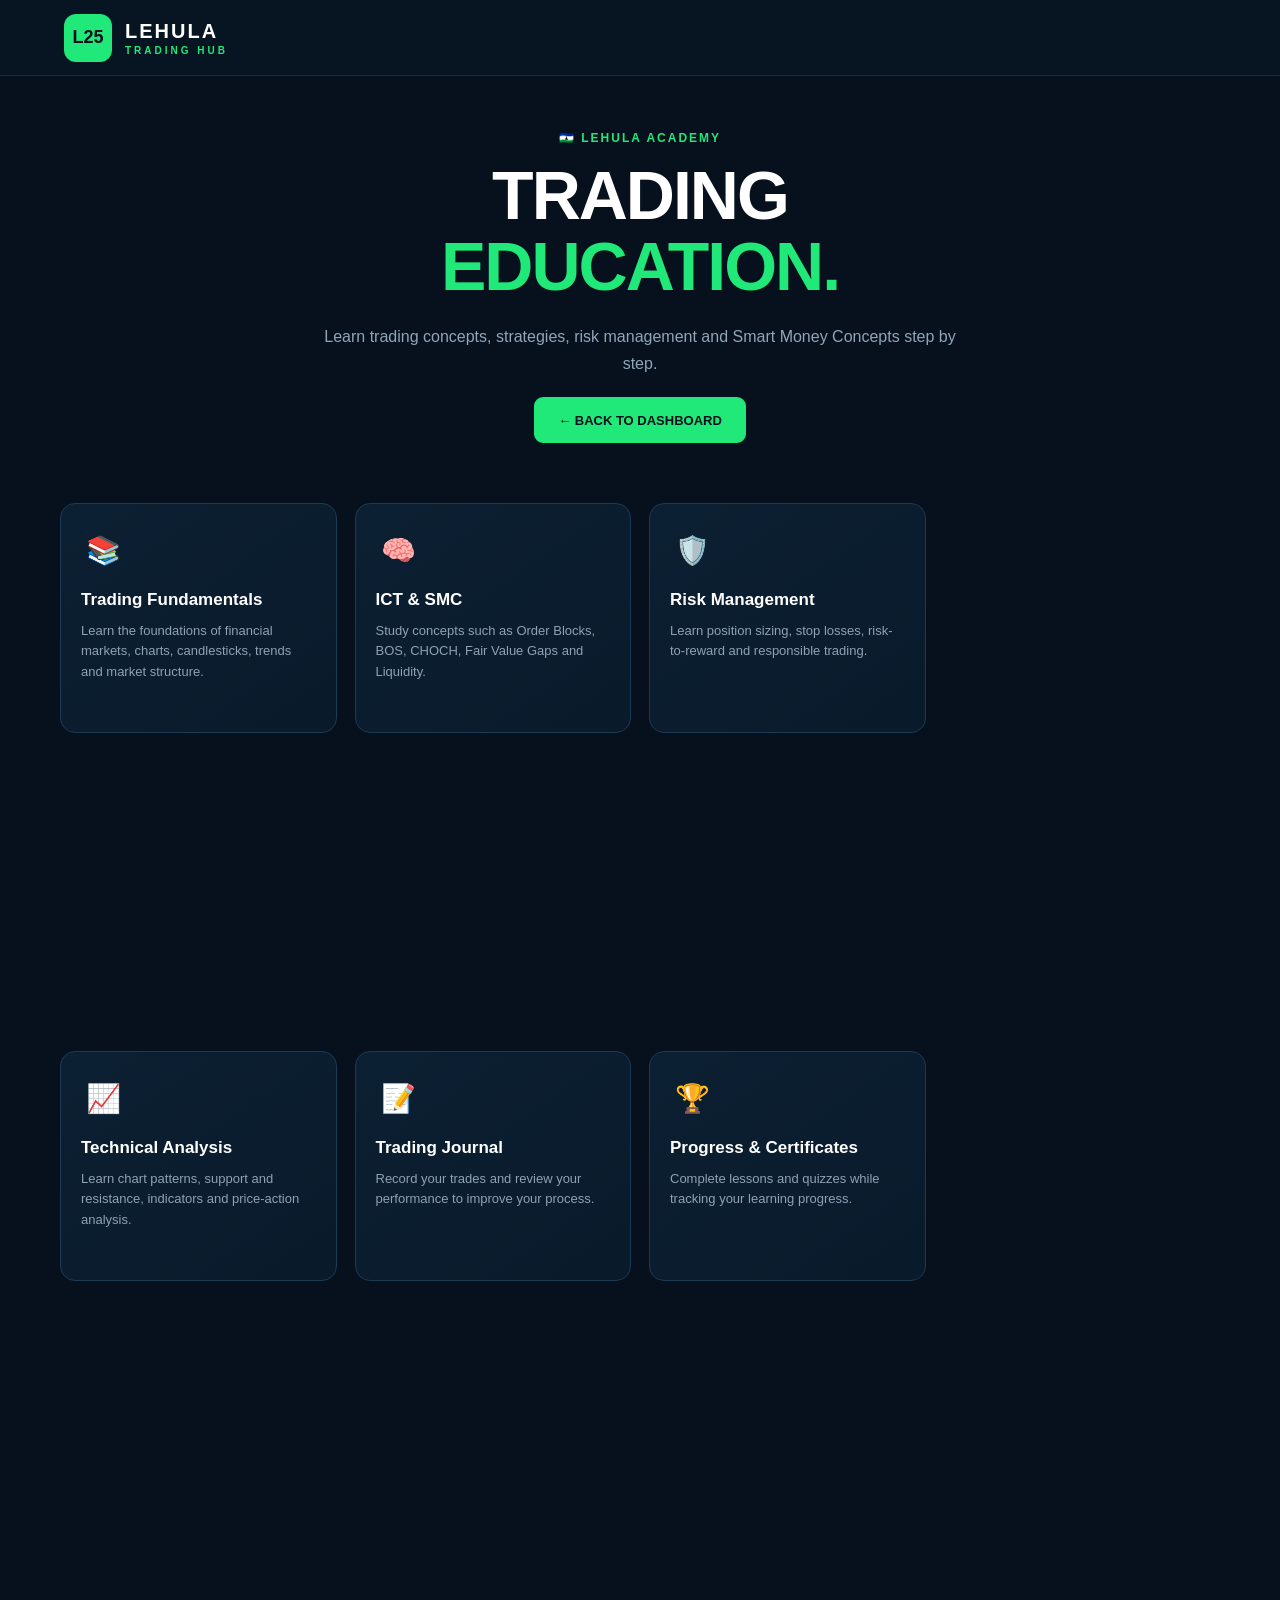
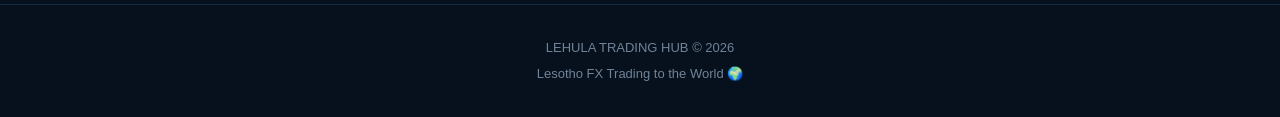
<file: education.html>
<!DOCTYPE html>
<html lang="en">

<head>

    <meta charset="UTF-8">

    <meta name="viewport"
        content="width=device-width, initial-scale=1.0">

    <title>Education | LEHULA Trading Hub</title>

    <link rel="stylesheet" href="style.css">

</head>

<body>

<header>

    <div class="logo">L25</div>

    <div class="brand">
        <h1>LEHULA</h1>
        <p>TRADING HUB</p>
    </div>

</header>

<main>

    <section class="hero">

        <p class="country">🇱🇸 LEHULA ACADEMY</p>

        <h2>
            TRADING<br>
            <span>EDUCATION.</span>
        </h2>

        <p class="description">
            Learn trading concepts, strategies, risk management
            and Smart Money Concepts step by step.
        </p>

        <a href="dashboard.html" class="primary">
            ← BACK TO DASHBOARD
        </a>

    </section>


    <section class="features">

        <div class="feature">

            <div class="icon">📚</div>

            <h3>Trading Fundamentals</h3>

            <p>
                Learn the foundations of financial markets,
                charts, candlesticks, trends and market structure.
            </p>

        </div>


        <div class="feature">

            <div class="icon">🧠</div>

            <h3>ICT & SMC</h3>

            <p>
                Study concepts such as Order Blocks, BOS,
                CHOCH, Fair Value Gaps and Liquidity.
            </p>

        </div>


        <div class="feature">

            <div class="icon">🛡️</div>

            <h3>Risk Management</h3>

            <p>
                Learn position sizing, stop losses,
                risk-to-reward and responsible trading.
            </p>

        </div>

    </section>


    <section class="features">

        <div class="feature">

            <div class="icon">📈</div>

            <h3>Technical Analysis</h3>

            <p>
                Learn chart patterns, support and resistance,
                indicators and price-action analysis.
            </p>

        </div>


        <div class="feature">

            <div class="icon">📝</div>

            <h3>Trading Journal</h3>

            <p>
                Record your trades and review your
                performance to improve your process.
            </p>

        </div>


        <div class="feature">

            <div class="icon">🏆</div>

            <h3>Progress & Certificates</h3>

            <p>
                Complete lessons and quizzes while
                tracking your learning progress.
            </p>

        </div>

    </section>

</main>


<footer>

    <p>LEHULA TRADING HUB © 2026</p>

    <p>
        Lesotho FX Trading to the World 🌍
    </p>

</footer>

</body>

</html>
</file>
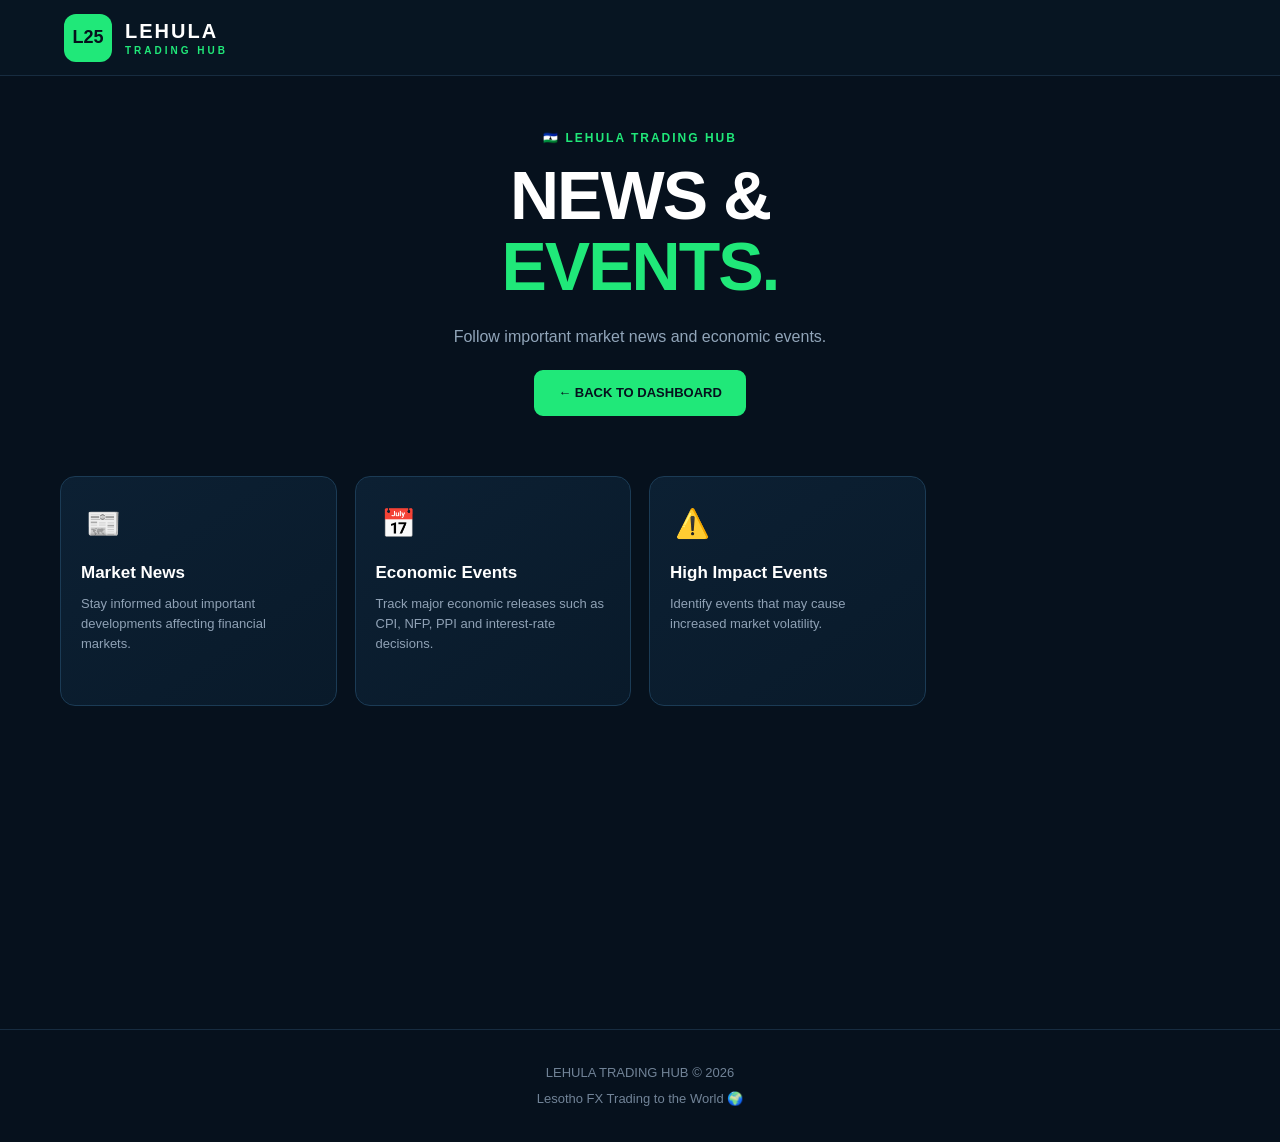
<file: news.html>
<!DOCTYPE html>
<html lang="en">

<head>

    <meta charset="UTF-8">

    <meta name="viewport"
        content="width=device-width, initial-scale=1.0">

    <title>News & Events | LEHULA Trading Hub</title>

    <link rel="stylesheet" href="style.css">

</head>

<body>

<header>

    <div class="logo">L25</div>

    <div class="brand">
        <h1>LEHULA</h1>
        <p>TRADING HUB</p>
    </div>

</header>

<main>

    <section class="hero">

        <p class="country">🇱🇸 LEHULA TRADING HUB</p>

        <h2>
            NEWS &<br>
            <span>EVENTS.</span>
        </h2>

        <p class="description">
            Follow important market news and economic events.
        </p>

        <a href="dashboard.html" class="primary">
            ← BACK TO DASHBOARD
        </a>

    </section>


    <section class="features">

        <div class="feature">

            <div class="icon">📰</div>

            <h3>Market News</h3>

            <p>
                Stay informed about important developments
                affecting financial markets.
            </p>

        </div>


        <div class="feature">

            <div class="icon">📅</div>

            <h3>Economic Events</h3>

            <p>
                Track major economic releases such as
                CPI, NFP, PPI and interest-rate decisions.
            </p>

        </div>


        <div class="feature">

            <div class="icon">⚠️</div>

            <h3>High Impact Events</h3>

            <p>
                Identify events that may cause increased
                market volatility.
            </p>

        </div>

    </section>

</main>


<footer>

    <p>LEHULA TRADING HUB © 2026</p>

    <p>
        Lesotho FX Trading to the World 🌍
    </p>

</footer>

</body>

</html>
</file>
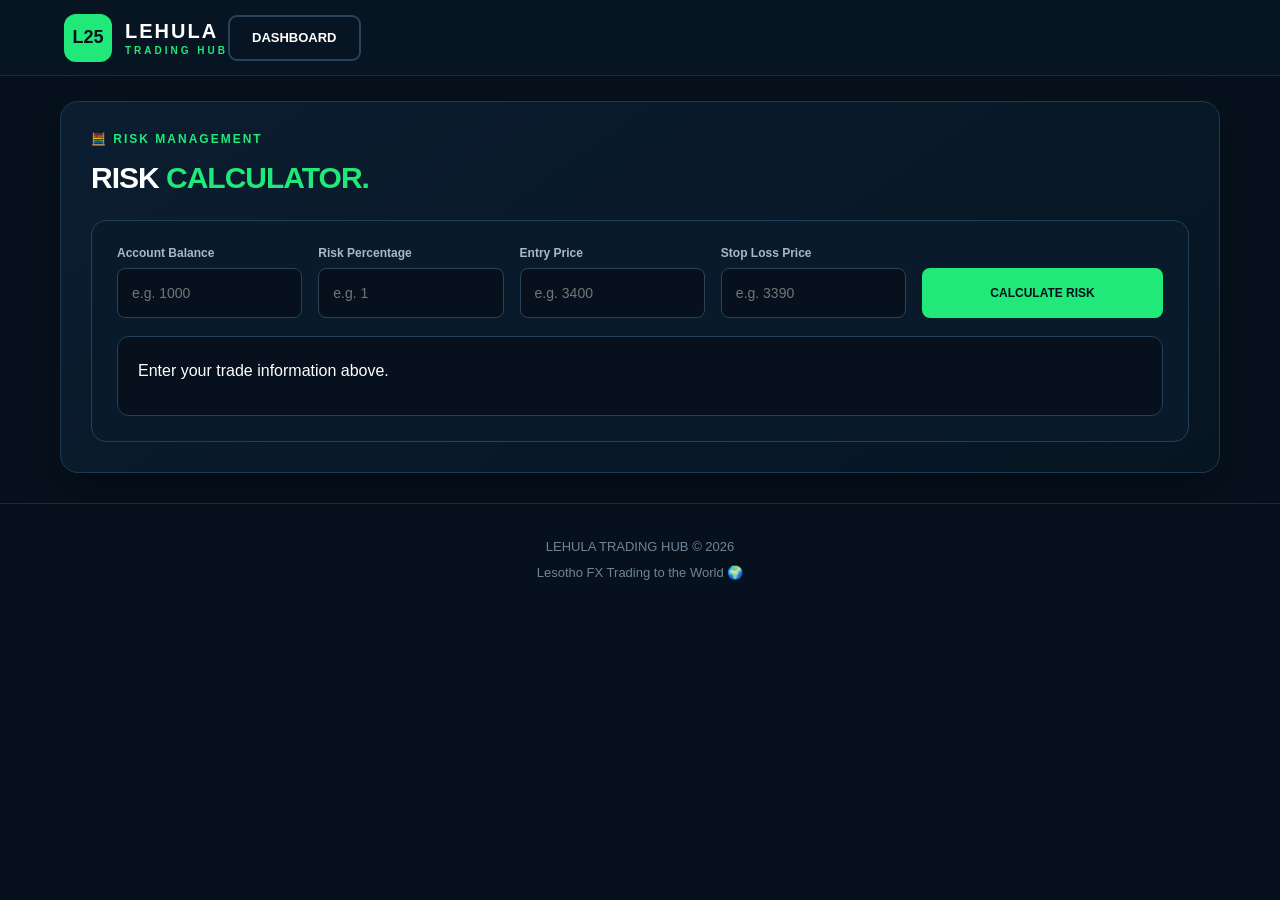
<file: risk-calculator.html>
<!DOCTYPE html>
<html lang="en">

<head>

    <meta charset="UTF-8">

    <meta
        name="viewport"
        content="width=device-width, initial-scale=1.0"
    >

    <title>Risk Calculator | LEHULA Trading Hub</title>

    <link rel="stylesheet" href="style.css">

</head>

<body>

<header>

    <div class="logo">L25</div>

    <div class="brand">

        <h1>LEHULA</h1>

        <p>TRADING HUB</p>

    </div>

    <a href="dashboard.html" class="secondary">
        DASHBOARD
    </a>

</header>


<main>

    <section class="calculator-section">

        <div class="journal-header">

            <div>

                <p class="country">
                    🧮 RISK MANAGEMENT
                </p>

                <h2>
                    RISK
                    <span>CALCULATOR.</span>
                </h2>

            </div>

        </div>


        <div class="calculator-box">

            <div class="calculator-field">

                <label>
                    Account Balance
                </label>

                <input
                    type="number"
                    id="account-balance"
                    placeholder="e.g. 1000"
                    step="any"
                >

            </div>


            <div class="calculator-field">

                <label>
                    Risk Percentage
                </label>

                <input
                    type="number"
                    id="risk-percentage"
                    placeholder="e.g. 1"
                    step="any"
                >

            </div>


            <div class="calculator-field">

                <label>
                    Entry Price
                </label>

                <input
                    type="number"
                    id="calculator-entry"
                    placeholder="e.g. 3400"
                    step="any"
                >

            </div>


            <div class="calculator-field">

                <label>
                    Stop Loss Price
                </label>

                <input
                    type="number"
                    id="calculator-stop"
                    placeholder="e.g. 3390"
                    step="any"
                >

            </div>


            <button
                type="button"
                id="calculate-risk"
                class="primary"
            >
                CALCULATE RISK
            </button>


            <div
                id="risk-result"
                class="risk-result"
            >
                Enter your trade information above.
            </div>

        </div>

    </section>

</main>


<footer>

    <p>
        LEHULA TRADING HUB © 2026
    </p>

    <p>
        Lesotho FX Trading to the World 🌍
    </p>

</footer>


<script>

document
    .getElementById("calculate-risk")
    .addEventListener(
        "click",
        function() {

            const balance =
                Number(
                    document.getElementById(
                        "account-balance"
                    ).value
                );


            const riskPercentage =
                Number(
                    document.getElementById(
                        "risk-percentage"
                    ).value
                );


            const entry =
                Number(
                    document.getElementById(
                        "calculator-entry"
                    ).value
                );


            const stop =
                Number(
                    document.getElementById(
                        "calculator-stop"
                    ).value
                );


            const result =
                document.getElementById(
                    "risk-result"
                );


            if (
                balance <= 0 ||
                riskPercentage <= 0 ||
                entry <= 0 ||
                stop <= 0
            ) {

                result.textContent =
                    "⚠️ Please enter valid values.";

                return;

            }


            const riskAmount =
                balance *
                (riskPercentage / 100);


            const priceDistance =
                Math.abs(entry - stop);


            result.innerHTML = `

                <strong>
                    Risk Amount:
                    ${riskAmount.toFixed(2)}
                </strong>

                <p>
                    Stop Loss Distance:
                    ${priceDistance.toFixed(2)}
                </p>

                <p>
                    You are risking
                    ${riskPercentage}%
                    of your account.
                </p>

            `;

        }
    );

</script>


</body>

  </html>
</file>
<file: style.css>
/* =========================================================
   LEHULA TRADING HUB
   PROFESSIONAL DASHBOARD STYLE
   ========================================================= */


/* =========================================================
   RESET
   ========================================================= */

* {
    margin: 0;
    padding: 0;
    box-sizing: border-box;
}


/* =========================================================
   GLOBAL
   ========================================================= */

html {
    scroll-behavior: smooth;
}

body {
    font-family: Arial, sans-serif;
    background: #06111d;
    color: #ffffff;
    min-height: 100vh;
}

button,
input,
select,
textarea {
    font-family: inherit;
}

button {
    cursor: pointer;
}

a {
    text-decoration: none;
}

main {
    width: 100%;
    max-width: 1200px;
    margin: 0 auto;
}


/* =========================================================
   HEADER
   ========================================================= */

header {
    width: 100%;
    height: 76px;

    display: flex;
    align-items: center;

    padding: 0 5%;

    background: #071522;

    border-bottom: 1px solid #172c40;
}

.logo {
    width: 48px;
    height: 48px;

    display: flex;
    align-items: center;
    justify-content: center;

    background: #20e879;
    color: #06111d;

    border-radius: 12px;

    font-size: 18px;
    font-weight: 900;
}

.brand {
    margin-left: 13px;
}

.brand h1 {
    color: #ffffff;

    font-size: 20px;
    font-weight: 800;

    letter-spacing: 2px;
}

.brand p {
    margin-top: 2px;

    color: #20e879;

    font-size: 10px;
    font-weight: 700;

    letter-spacing: 3px;
}

.menu {
    margin-left: auto;

    padding: 10px 14px;

    background: transparent;

    color: #ffffff;

    border: 1px solid #29435a;

    border-radius: 8px;

    font-size: 20px;
}


/* =========================================================
   HERO
   ========================================================= */

.hero {
    text-align: center;

    padding: 55px 20px 35px;
}

.country {
    margin-bottom: 15px;

    color: #20e879;

    font-size: 12px;
    font-weight: 800;

    letter-spacing: 2px;
}

.hero h2 {
    color: #ffffff;

    font-size: clamp(38px, 7vw, 68px);

    line-height: 1.05;

    letter-spacing: -2px;
}

.hero h2 span {
    color: #20e879;
}

.description {
    max-width: 650px;

    margin: 20px auto;

    color: #91a5b9;

    font-size: 16px;

    line-height: 1.7;
}


/* =========================================================
   GENERAL BUTTONS
   ========================================================= */

.primary,
.secondary {
    display: inline-flex;

    align-items: center;
    justify-content: center;

    min-height: 46px;

    padding: 12px 22px;

    border-radius: 9px;

    font-size: 13px;
    font-weight: 800;

    text-align: center;

    transition:
        background 0.2s ease,
        border-color 0.2s ease,
        transform 0.2s ease;
}

.primary {
    background: #20e879;

    color: #06111d;

    border: 2px solid #20e879;
}

.primary:hover {
    background: #18c965;

    border-color: #18c965;

    color: #06111d;

    transform: translateY(-2px);
}

.secondary {
    background: transparent;

    color: #ffffff;

    border: 2px solid #29435a;
}

.secondary:hover {
    border-color: #20e879;
}


/* =========================================================
   PROFILE CARD
   ========================================================= */

.profile-card {
    position: relative;

    width: 100%;
    max-width: 1100px;

    display: flex;
    align-items: center;

    gap: 24px;

    margin: 30px auto 0;

    padding: 28px;

    background:
        linear-gradient(
            145deg,
            #0c2033,
            #081522
        );

    border: 1px solid #1b3b55;

    border-radius: 18px;

    box-shadow:
        0 15px 40px rgba(0, 0, 0, 0.35);

    text-align: left;

    overflow: hidden;
}

.profile-card::before {
    content: "";

    position: absolute;

    top: 0;
    left: 0;

    width: 100%;
    height: 3px;

    background: #20e879;
}

.profile-avatar-wrapper {
    display: flex;

    flex-direction: column;

    align-items: center;

    gap: 8px;
}

.profile-avatar {
    width: 76px;
    height: 76px;

    min-width: 76px;

    display: flex;
    align-items: center;
    justify-content: center;

    background: #20e879;

    color: #06111d;

    border-radius: 18px;

    font-size: 30px;
    font-weight: 900;

    overflow: hidden;
}

.profile-avatar img {
    width: 100%;
    height: 100%;

    object-fit: cover;
}

.profile-info {
    flex: 1;
}

.profile-label {
    margin-bottom: 7px;

    color: #20e879;

    font-size: 10px;
    font-weight: 800;

    letter-spacing: 2px;
}

.profile-info h2 {
    margin-bottom: 18px;

    color: #ffffff;

    font-size: 24px;
}

.profile-info h2 span {
    color: #20e879;
}

.profile-details {
    display: flex;

    flex-wrap: wrap;

    gap: 30px;
}

.profile-detail {
    display: flex;

    flex-direction: column;

    gap: 5px;
}

.profile-detail span {
    color: #687d92;

    font-size: 9px;
    font-weight: 700;

    letter-spacing: 1.5px;
}

.profile-detail strong {
    color: #dce7f2;

    font-size: 13px;
}

.logout-button {
    padding: 11px 18px;

    background: transparent;

    color: #ff687b;

    border: 1px solid #683a48;

    border-radius: 9px;

    font-size: 11px;
    font-weight: 800;

    letter-spacing: 1px;
}

.logout-button:hover {
    background: #ff687b;

    color: #06111d;
}


/* =========================================================
   DASHBOARD FEATURE AREA
   4 COLUMNS × 2 ROWS
   ========================================================= */

.features {
    width: calc(100% - 40px);

    max-width: 1160px;

    margin: 0 auto;

    padding: 25px 0 45px;

    display: grid;

    grid-template-columns:
        repeat(4, minmax(0, 1fr));

    grid-template-rows:
        repeat(2, minmax(230px, auto));

    gap: 18px;

    align-items: stretch;
}


/* =========================================================
   FEATURE CARD
   ========================================================= */

.feature {
    width: 100%;
    min-width: 0;

    min-height: 230px;

    display: flex;

    flex-direction: column;

    padding: 24px 20px;

    background:
        linear-gradient(
            145deg,
            #0c2033,
            #091a2a
        );

    border: 1px solid #1b3b55;

    border-radius: 15px;

    overflow: hidden;

    transition:
        border-color 0.2s ease,
        transform 0.2s ease,
        box-shadow 0.2s ease;
}

.feature:hover {
    border-color: #20e879;

    transform: translateY(-3px);

    box-shadow:
        0 12px 30px rgba(0, 0, 0, 0.30);
}

.feature .icon {
    flex-shrink: 0;

    width: 45px;
    height: 45px;

    display: flex;
    align-items: center;
    justify-content: center;

    margin-bottom: 16px;

    font-size: 28px;
}

.feature h3 {
    margin: 0 0 10px;

    color: #ffffff;

    font-size: 17px;
    font-weight: 800;

    line-height: 1.3;
}

.feature p {
    margin: 0;

    color: #8fa1b5;

    font-size: 13px;

    line-height: 1.55;
}

.feature .primary {
    width: 100%;

    min-width: 0;

    height: 48px;
    min-height: 48px;

    display: flex;

    align-items: center;
    justify-content: center;

    margin-top: auto;

    padding: 10px 8px;

    background: #20e879;

    color: #06111d;

    border: 2px solid #20e879;

    border-radius: 8px;

    font-size: 10px;
    font-weight: 900;

    letter-spacing: 0.3px;

    text-align: center;

    white-space: normal;

    line-height: 1.2;

    overflow-wrap: break-word;

    box-sizing: border-box;
}

.feature .primary:hover {
    background: #18c965;

    border-color: #18c965;

    color: #06111d;

    transform: translateY(-2px);
}


/* =========================================================
   PAGE SECTION CONTAINERS
   ========================================================= */

.statistics-section,
.calculator-section,
.journal-section,
.markets-section {
    margin: 25px 20px;

    padding: 30px;

    background:
        linear-gradient(
            145deg,
            #0b1d30,
            #071522
        );

    border: 1px solid #1b3b55;

    border-radius: 18px;

    box-shadow:
        0 15px 40px rgba(0, 0, 0, 0.30);
}


/* =========================================================
   SECTION HEADERS
   ========================================================= */

.journal-header {
    display: flex;

    justify-content: space-between;
    align-items: center;

    gap: 20px;

    margin-bottom: 25px;
}

.journal-header h2 {
    margin-top: 5px;

    color: #ffffff;

    font-size: 30px;

    letter-spacing: -1px;
}

.journal-header h2 span {
    color: #20e879;
}


/* =========================================================
   STATISTICS
   ========================================================= */

.statistics-grid {
    display: grid;

    grid-template-columns:
        repeat(5, minmax(0, 1fr));

    gap: 16px;
}

.stat-card {
    position: relative;

    min-height: 170px;

    display: flex;

    flex-direction: column;

    justify-content: center;

    padding: 25px;

    background: #091a2a;

    border: 1px solid #234159;

    border-radius: 15px;

    overflow: hidden;
}

.stat-card::before {
    content: "";

    position: absolute;

    top: 0;
    left: 0;

    width: 100%;
    height: 4px;

    background: #1688ff;
}

.stat-card:nth-child(2)::before {
    background: #20e879;
}

.stat-card:nth-child(3)::before {
    background: #ff405d;
}

.stat-card:nth-child(4)::before {
    background: #a14cff;
}

.stat-card:nth-child(5)::before {
    background: #20e879;
}

.stat-card strong {
    color: #ffffff;

    font-size: 42px;

    line-height: 1;

    font-weight: 800;
}

.stat-card p {
    margin-top: 15px;

    color: #91a5b9;

    font-size: 11px;
    font-weight: 800;

    letter-spacing: 1.5px;
}


/* =========================================================
   RISK CALCULATOR
   ========================================================= */

.calculator-box {
    display: grid;

    grid-template-columns:
        repeat(4, minmax(0, 1fr))
        1.3fr;

    gap: 16px;

    align-items: end;

    padding: 25px;

    background: #091a2a;

    border: 1px solid #234159;

    border-radius: 15px;
}

.calculator-field {
    display: flex;

    flex-direction: column;
}

.calculator-field label {
    margin-bottom: 8px;

    color: #aab8c7;

    font-size: 12px;
    font-weight: 700;
}

.calculator-field input {
    width: 100%;
    height: 50px;

    padding: 0 14px;

    background: #06111d;

    color: #ffffff;

    border: 1px solid #29435a;

    border-radius: 8px;

    outline: none;

    font-size: 14px;
}

.calculator-field input:focus {
    border-color: #20e879;
}

#calculate-risk {
    width: 100%;
    height: 50px;

    border: 2px solid #20e879;

    border-radius: 8px;

    background: #20e879;

    color: #06111d;

    font-size: 12px;
    font-weight: 900;
}

#calculate-risk:hover {
    background: #18c965;
}

.risk-result {
    grid-column: 1 / -1;

    margin-top: 2px;

    min-height: 80px;

    padding: 20px;

    background: #06111d;

    border: 1px solid #234159;

    border-radius: 12px;

    color: #ffffff;

    line-height: 1.7;
}

.risk-result strong {
    color: #20e879;

    font-size: 22px;
}

.risk-result p {
    margin-top: 5px;

    color: #91a5b9;
}


/* =========================================================
   TRADING JOURNAL
   ========================================================= */

#trades-list {
    display: grid;

    grid-template-columns:
        repeat(2, minmax(0, 1fr));

    gap: 18px;

    margin-top: 20px;
}

#trades-list .feature {
    margin: 0;
}

#trade-form-container {
    max-width: 700px;

    margin: 0 auto 25px;
}

#trade-form {
    display: flex;

    flex-direction: column;

    gap: 10px;
}

#trade-form input,
#trade-form select,
#trade-form textarea {
    width: 100%;

    padding: 14px;

    background: #06111d;

    color: #ffffff;

    border: 1px solid #29435a;

    border-radius: 8px;

    outline: none;

    font-size: 14px;
}

#trade-form input:focus,
#trade-form select:focus,
#trade-form textarea:focus {
    border-color: #20e879;
}

#trade-form textarea {
    resize: vertical;
}


/* =========================================================
   MARKETS
   ========================================================= */

.markets-grid {
    display: grid;

    grid-template-columns:
        repeat(3, minmax(0, 1fr));

    gap: 16px;

    margin-top: 20px;
}

.market-card {
    position: relative;

    min-height: 175px;

    padding: 22px;

    background:
        linear-gradient(
            145deg,
            #0d2439,
            #081522
        );

    border: 1px solid #1e435e;

    border-radius: 15px;

    box-shadow:
        0 10px 25px rgba(0, 0, 0, 0.22);
}

.market-card:hover {
    border-color: #20e879;
}

.market-card h3 {
    margin-bottom: 5px;

    color: #ffffff;

    font-size: 17px;
}

.market-card p {
    color: #687d92;

    font-size: 11px;
}

.market-price {
    margin-top: 25px;

    color: #ffffff;

    font-size: 25px;
    font-weight: 800;
}

.market-change {
    margin-top: 8px;

    color: #20e879;

    font-size: 12px;
    font-weight: 800;
}

.market-status {
    margin-top: 18px;

    color: #687d92;

    font-size: 11px;

    text-align: center;
}


/* =========================================================
   AUTH BOX
   ========================================================= */

.auth-box {
    max-width: 500px;

    margin: 30px auto;

    padding: 28px;

    background: #0b1d30;

    border: 1px solid #1b3b55;

    border-radius: 15px;
}

.auth-box form {
    display: flex;

    flex-direction: column;

    gap: 14px;
}

.auth-box input {
    width: 100%;

    padding: 14px;

    background: #06111d;

    color: #ffffff;

    border: 1px solid #29435a;

    border-radius: 8px;

    outline: none;
}

.auth-box input:focus {
    border-color: #20e879;
}

.auth-box button {
    width: 100%;
}

.auth-link {
    margin-top: 20px;

    color: #8fa1b5;

    font-size: 14px;
}

.auth-link a {
    color: #20e879;

    font-weight: 700;
}


/* =========================================================
   CONNECTION STATUS
   ========================================================= */

.connection-test {
    width: fit-content;

    max-width: 90%;

    margin: 25px auto 0;

    padding: 14px 22px;

    background: #0b1d30;

    border: 1px solid #1b3b55;

    border-radius: 10px;

    text-align: center;
}

.connection-test div {
    font-weight: 700;
}

.connection-test p {
    margin-top: 6px;

    color: #8fa1b5;

    font-size: 13px;
}


/* =========================================================
   FOOTER
   ========================================================= */

footer {
    margin-top: 30px;

    padding: 30px 20px;

    border-top: 1px solid #172c40;

    color: #718397;

    font-size: 13px;

    line-height: 2;

    text-align: center;
}


/* =========================================================
   PROFILE AVATAR SYSTEM
   ========================================================= */

.change-avatar-button {
    padding: 6px 10px;

    background: transparent;

    color: #20e879;

    border: 1px solid #20e879;

    border-radius: 6px;

    font-size: 9px;
    font-weight: 800;

    letter-spacing: 0.5px;
}

.change-avatar-button:hover {
    background: #20e879;

    color: #06111d;
}


/* =========================================================
   AVATAR MODAL
   ========================================================= */

.avatar-modal {
    position: fixed;

    inset: 0;

    z-index: 9999;

    display: none;

    align-items: center;
    justify-content: center;

    padding: 20px;

    background: rgba(0, 0, 0, 0.75);
}

.avatar-modal.active {
    display: flex;
}

.avatar-modal-content {
    position: relative;

    width: 100%;
    max-width: 430px;

    padding: 30px;

    background:
        linear-gradient(
            145deg,
            #0c2033,
            #071522
        );

    border: 1px solid #1b3b55;

    border-radius: 18px;

    text-align: center;

    box-shadow:
        0 25px 60px rgba(0, 0, 0, 0.5);
}

.close-avatar-modal {
    position: absolute;

    top: 12px;
    right: 15px;

    width: 35px;
    height: 35px;

    background: transparent;

    color: #91a5b9;

    border: none;

    font-size: 27px;
}

.avatar-modal-content h3 {
    margin-top: 5px;

    color: #ffffff;

    font-size: 23px;
}

.avatar-preview {
    width: 90px;
    height: 90px;

    display: flex;
    align-items: center;
    justify-content: center;

    margin: 22px auto;

    background: #20e879;

    color: #06111d;

    border-radius: 20px;

    font-size: 40px;

    overflow: hidden;
}

.avatar-preview img {
    width: 100%;
    height: 100%;

    object-fit: cover;
}

.avatar-upload-button {
    display: flex;

    align-items: center;
    justify-content: center;

    width: 100%;
    min-height: 46px;

    background: #20e879;

    color: #06111d;

    border: 2px solid #20e879;

    border-radius: 8px;

    font-size: 11px;
    font-weight: 900;

    cursor: pointer;
}

.avatar-upload-button:hover {
    background: #18c965;

    border-color: #18c965;
}

.avatar-divider {
    margin: 20px 0;

    color: #687d92;

    font-size: 10px;
    font-weight: 800;

    letter-spacing: 2px;
}

.emoji-title {
    margin-bottom: 12px;

    color: #91a5b9;

    font-size: 10px;
    font-weight: 800;

    letter-spacing: 1.5px;
}

.emoji-grid {
    display: grid;

    grid-template-columns:
        repeat(6, 1fr);

    gap: 8px;
}

.emoji-option {
    height: 48px;

    background: #091a2a;

    border: 1px solid #29435a;

    border-radius: 9px;

    font-size: 25px;
}

.emoji-option:hover {
    border-color: #20e879;
}

.emoji-option.selected {
    border-color: #20e879;

    background: #102e25;
}

.save-avatar-button {
    width: 100%;

    min-height: 48px;

    margin-top: 20px;

    background: #20e879;

    color: #06111d;

    border: 2px solid #20e879;

    border-radius: 8px;

    font-size: 11px;
    font-weight: 900;
}

.save-avatar-button:hover {
    background: #18c965;

    border-color: #18c965;
}


/* =========================================================
   COMMUNITY
   FACEBOOK-STYLE TRADING COMMUNITY
   ========================================================= */

.community-page {
    width: 100%;

    max-width: 1050px;

    margin: 0 auto;

    padding: 30px 20px 60px;
}


/* =========================================================
   COMMUNITY HEADER
   ========================================================= */

.community-header {
    margin-bottom: 25px;

    padding: 28px;

    background:
        linear-gradient(
            145deg,
            #0c2033,
            #081522
        );

    border: 1px solid #1b3b55;

    border-radius: 18px;

    box-shadow:
        0 15px 40px rgba(0, 0, 0, 0.30);
}

.community-header h2 {
    color: #ffffff;

    font-size: 32px;

    letter-spacing: -1px;
}

.community-header h2 span {
    color: #20e879;
}

.community-header p {
    margin-top: 8px;

    color: #8fa1b5;

    font-size: 14px;

    line-height: 1.6;
}


/* =========================================================
   CREATE POST
   ========================================================= */

.create-post {
    margin-bottom: 25px;

    padding: 24px;

    background:
        linear-gradient(
            145deg,
            #0b1d30,
            #071522
        );

    border: 1px solid #1b3b55;

    border-radius: 16px;

    box-shadow:
        0 12px 30px rgba(0, 0, 0, 0.25);
}

.create-post h3 {
    margin-bottom: 15px;

    color: #ffffff;

    font-size: 18px;
}

.create-post textarea {
    width: 100%;

    min-height: 110px;

    padding: 15px;

    resize: vertical;

    background: #06111d;

    color: #ffffff;

    border: 1px solid #29435a;

    border-radius: 10px;

    outline: none;

    font-size: 14px;

    line-height: 1.6;
}

.create-post textarea:focus {
    border-color: #20e879;
}

.create-post-footer {
    display: flex;

    align-items: center;

    justify-content: space-between;

    gap: 15px;

    margin-top: 12px;
}

.character-count {
    color: #687d92;

    font-size: 11px;
}

.community-post-button {
    min-height: 44px;

    padding: 10px 22px;

    background: #20e879;

    color: #06111d;

    border: 2px solid #20e879;

    border-radius: 8px;

    font-size: 11px;

    font-weight: 900;
}

.community-post-button:hover {
    background: #18c965;

    border-color: #18c965;
}


/* =========================================================
   PHOTO UPLOAD
   ========================================================= */

.community-photo-button {
    display: inline-flex;

    align-items: center;
    justify-content: center;

    min-height: 40px;

    padding: 9px 15px;

    margin-top: 12px;

    background: #091a2a;

    color: #20e879;

    border: 1px solid #29435a;

    border-radius: 8px;

    font-size: 11px;

    font-weight: 800;
}

.community-photo-button:hover {
    border-color: #20e879;
}

.community-photo-preview {
    display: none;

    width: 100%;

    max-height: 350px;

    margin-top: 15px;

    object-fit: cover;

    border: 1px solid #29435a;

    border-radius: 10px;
}


/* =========================================================
   COMMUNITY FEED
   ========================================================= */

.community-feed {
    display: flex;

    flex-direction: column;

    gap: 18px;
}


/* =========================================================
   COMMUNITY POST CARD
   ========================================================= */

.community-post {
    width: 100%;

    padding: 22px;

    background:
        linear-gradient(
            145deg,
            #0c2033,
            #091a2a
        );

    border: 1px solid #1b3b55;

    border-radius: 16px;

    box-shadow:
        0 10px 28px rgba(0, 0, 0, 0.25);
}

.community-post:hover {
    border-color: #29435a;
}


/* =========================================================
   POST USER
   ========================================================= */

.community-post-user {
    display: flex;

    align-items: center;

    gap: 12px;

    margin-bottom: 15px;
}

.community-post-avatar {
    width: 48px;
    height: 48px;

    min-width: 48px;

    display: flex;

    align-items: center;
    justify-content: center;

    background: #20e879;

    color: #06111d;

    border-radius: 12px;

    font-size: 20px;

    font-weight: 900;

    overflow: hidden;
}

.community-post-avatar img {
    width: 100%;
    height: 100%;

    object-fit: cover;
}

.community-post-user-info {
    display: flex;

    flex-direction: column;

    gap: 3px;
}

.community-post-user-info strong {
    color: #ffffff;

    font-size: 14px;
}

.community-post-user-info span {
    color: #687d92;

    font-size: 10px;
}


/* =========================================================
   POST CONTENT
   ========================================================= */

.community-post-content {
    color: #dce7f2;

    font-size: 14px;

    line-height: 1.7;

    white-space: pre-wrap;

    word-break: break-word;
}


/* =========================================================
   POST IMAGE
   ========================================================= */

.community-post-image {
    width: 100%;

    max-height: 500px;

    display: block;

    margin-top: 16px;

    object-fit: cover;

    border-radius: 12px;

    border: 1px solid #1b3b55;
}


/* =========================================================
   POST ACTIONS
   ========================================================= */

.community-post-actions {
    display: flex;

    align-items: center;

    gap: 10px;

    margin-top: 18px;

    padding-top: 14px;

    border-top: 1px solid #172c40;
}

.community-action-button {
    min-height: 38px;

    padding: 8px 14px;

    background: transparent;

    color: #91a5b9;

    border: 1px solid #29435a;

    border-radius: 8px;

    font-size: 11px;

    font-weight: 800;
}

.community-action-button:hover {
    color: #20e879;

    border-color: #20e879;
}

.community-action-button.liked {
    background: #102e25;

    color: #20e879;

    border-color: #20e879;
}

.like-count {
    color: #687d92;

    font-size: 11px;
}


/* =========================================================
   COMMENTS
   ========================================================= */

.community-comments {
    margin-top: 18px;

    padding-top: 15px;

    border-top: 1px solid #172c40;
}

.community-comments-list {
    display: flex;

    flex-direction: column;

    gap: 10px;

    margin-bottom: 12px;
}

.community-comment {
    padding: 12px 14px;

    background: #06111d;

    border: 1px solid #1b3b55;

    border-radius: 10px;
}

.community-comment strong {
    color: #20e879;

    font-size: 11px;
}

.community-comment p {
    margin-top: 5px;

    color: #dce7f2;

    font-size: 12px;

    line-height: 1.5;
}

.community-comment-form {
    display: flex;

    gap: 8px;
}

.community-comment-form input {
    flex: 1;

    min-width: 0;

    height: 42px;

    padding: 0 12px;

    background: #06111d;

    color: #ffffff;

    border: 1px solid #29435a;

    border-radius: 8px;

    outline: none;

    font-size: 12px;
}

.community-comment-form input:focus {
    border-color: #20e879;
}

.community-comment-form button {
    height: 42px;

    padding: 0 16px;

    background: #20e879;

    color: #06111d;

    border: 2px solid #20e879;

    border-radius: 8px;

    font-size: 10px;

    font-weight: 900;
}


/* =========================================================
   EMPTY COMMUNITY FEED
   ========================================================= */

.community-empty {
    padding: 50px 20px;

    background: #0b1d30;

    border: 1px solid #1b3b55;

    border-radius: 16px;

    color: #687d92;

    text-align: center;
}

.community-empty strong {
    display: block;

    margin-bottom: 8px;

    color: #ffffff;

    font-size: 18px;
}


/* =========================================================
   COMMUNITY BACK BUTTON
   ========================================================= */

.community-back {
    display: inline-flex;

    align-items: center;

    justify-content: center;

    min-height: 42px;

    margin-bottom: 18px;

    padding: 9px 16px;

    background: transparent;

    color: #91a5b9;

    border: 1px solid #29435a;

    border-radius: 8px;

    font-size: 11px;

    font-weight: 800;
}

.community-back:hover {
    color: #20e879;

    border-color: #20e879;
}


/* =========================================================
   TABLET
   ========================================================= */

@media (max-width: 900px) {

    .features {
        grid-template-columns:
            repeat(2, minmax(0, 1fr));

        grid-template-rows: auto;

        gap: 16px;
    }

    .statistics-grid {
        grid-template-columns:
            repeat(3, minmax(0, 1fr));
    }

    .calculator-box {
        grid-template-columns:
            repeat(2, minmax(0, 1fr));
    }

    .markets-grid {
        grid-template-columns:
            repeat(2, minmax(0, 1fr));
    }

}


/* =========================================================
   SMALL TABLET
   ========================================================= */

@media (max-width: 700px) {

    .profile-card {
        align-items: flex-start;
    }

    .features {
        gap: 14px;
    }

    .feature {
        min-height: 220px;

        padding: 22px 17px;
    }

    .feature h3 {
        font-size: 16px;
    }

    .feature p {
        font-size: 12px;
    }

    .community-page {
        padding: 25px 15px 50px;
    }

}


/* =========================================================
   MOBILE
   ========================================================= */

@media (max-width: 600px) {

    header {
        padding: 0 18px;
    }

    .hero {
        padding: 45px 15px 25px;
    }

    .hero h2 {
        font-size: 42px;
    }

    .profile-card {
        flex-direction: column;

        margin: 20px 10px 0;

        padding: 22px;
    }

    .profile-details {
        flex-direction: column;

        gap: 14px;
    }

    .logout-button {
        width: 100%;
    }

    .profile-avatar-wrapper {
        align-self: center;
    }

    .features {
        width: calc(100% - 20px);

        grid-template-columns: 1fr;

        grid-template-rows: auto;

        gap: 15px;

        padding: 18px 0 30px;
    }

    .feature {
        min-height: 210px;

        padding: 22px 18px;
    }

    .feature .primary {
        height: 48px;

        min-height: 48px;

        font-size: 11px;
    }

    .statistics-section,
    .calculator-section,
    .journal-section,
    .markets-section {
        margin: 18px 10px;

        padding: 20px 15px;
    }

    .journal-header {
        flex-direction: column;

        align-items: stretch;
    }

    .journal-header h2 {
        font-size: 25px;
    }

    .statistics-grid {
        grid-template-columns:
            1fr 1fr;
    }

    .stat-card {
        min-height: 145px;

        padding: 20px 15px;
    }

    .stat-card strong {
        font-size: 32px;
    }

    .calculator-box {
        grid-template-columns: 1fr;

        padding: 20px;
    }

    .risk-result {
        grid-column: auto;
    }

    #trades-list {
        grid-template-columns: 1fr;
    }

    .markets-grid {
        grid-template-columns: 1fr;
    }

    .avatar-modal-content {
        padding: 25px 20px;
    }

    .emoji-grid {
        grid-template-columns:
            repeat(4, 1fr);
    }

    .community-page {
        width: 100%;

        padding: 18px 10px 40px;
    }

    .community-header {
        padding: 22px 18px;
    }

    .community-header h2 {
        font-size: 27px;
    }

    .create-post {
        padding: 18px;
    }

    .create-post-footer {
        align-items: stretch;

        flex-direction: column;
    }

    .community-post {
        padding: 18px;
    }

    .community-post-actions {
        flex-wrap: wrap;
    }

    .community-comment-form {
        flex-direction: column;
    }

    .community-comment-form button {
        width: 100%;
    }

}


/* =========================================================
   VERY SMALL PHONES
   ========================================================= */

@media (max-width: 400px) {

    .statistics-grid {
        grid-template-columns: 1fr;
    }

    .stat-card {
        min-height: 130px;
    }

    .profile-avatar {
        width: 65px;
        height: 65px;

        min-width: 65px;
    }

    .feature {
        min-height: 205px;

        padding: 20px 16px;
    }

    .community-header h2 {
        font-size: 24px;
    }

    .community-post-user-info strong {
        font-size: 13px;
    }

}

/* =========================================================
LEHULA COMMUNITY — PREMIUM SOCIAL FEED
========================================================= */

.community-page {
max-width: 1050px;
margin: 0 auto;
padding: 35px 22px 70px;
}

/* =========================================================
COMMUNITY HERO
========================================================= */

.community-header {
background:
linear-gradient(
135deg,
rgba(10, 31, 48, 0.98),
rgba(5, 18, 30, 0.98)
);

```
border: 1px solid rgba(70, 190, 130, 0.18);
border-radius: 22px;

padding: 42px 38px;
margin-bottom: 25px;

box-shadow:
    0 18px 45px rgba(0, 0, 0, 0.28);

position: relative;
overflow: hidden;
```

}

.community-header::after {
content: "";
position: absolute;

```
width: 220px;
height: 220px;

right: -90px;
top: -90px;

border-radius: 50%;

background: rgba(44, 190, 125, 0.08);
```

}

.community-label {
display: inline-flex;
align-items: center;

```
padding: 8px 14px;

border-radius: 999px;

background: rgba(44, 190, 125, 0.10);
border: 1px solid rgba(44, 190, 125, 0.20);

color: #61d89d;

font-size: 12px;
font-weight: 700;

letter-spacing: 0.8px;

margin-bottom: 16px;
```

}

.community-header h1 {
margin: 0 0 10px;

```
font-size: clamp(30px, 5vw, 48px);
line-height: 1.05;

letter-spacing: -1px;
```

}

.community-header p {
margin: 0;

```
color: #91a4b5;

font-size: 15px;
line-height: 1.7;
```

}

/* =========================================================
CREATE POST
========================================================= */

.create-post {
background: #0a1b2a;

```
border: 1px solid #193447;
border-radius: 20px;

padding: 22px;

margin-bottom: 32px;

box-shadow:
    0 12px 35px rgba(0, 0, 0, 0.22);
```

}

.community-create-title {
color: #ffffff;

```
font-size: 13px;
font-weight: 800;

letter-spacing: 1px;

margin-bottom: 15px;
```

}

.create-post textarea {
width: 100%;
min-height: 125px;

```
resize: vertical;

box-sizing: border-box;

background: #06131f;

border: 1px solid #1c394d;
border-radius: 14px;

color: #ffffff;

padding: 16px;

font-family: inherit;
font-size: 15px;
line-height: 1.6;

outline: none;

transition:
    border-color 0.2s,
    box-shadow 0.2s;
```

}

.create-post textarea:focus {
border-color: #35c982;

```
box-shadow:
    0 0 0 3px rgba(53, 201, 130, 0.08);
```

}

.create-post textarea::placeholder {
color: #607789;
}

.community-create-bottom {
display: flex;

```
align-items: center;
justify-content: space-between;

gap: 15px;

margin-top: 14px;
```

}

.create-post-tools {
display: flex;
align-items: center;

```
gap: 14px;
```

}

.add-photo-button {
display: inline-flex;

```
align-items: center;
justify-content: center;

padding: 9px 14px;

border-radius: 10px;

background: #10283a;
border: 1px solid #23465d;

color: #d5e4ed;

font-size: 13px;
font-weight: 700;

cursor: pointer;

transition:
    background 0.2s,
    border-color 0.2s;
```

}

.add-photo-button:hover {
background: #15354b;
border-color: #2f607a;
}

#character-count {
color: #687f91;

```
font-size: 12px;
```

}

#post-button {
min-width: 105px;

```
border: none;
border-radius: 11px;

padding: 11px 20px;

background: #31c77e;
color: #04130c;

font-weight: 800;
font-size: 13px;

cursor: pointer;

transition:
    transform 0.15s,
    opacity 0.15s;
```

}

#post-button:hover {
transform: translateY(-1px);
}

#post-button:disabled {
opacity: 0.55;
cursor: not-allowed;
transform: none;
}

#post-message {
margin-top: 12px;

```
color: #6edca3;

font-size: 13px;
```

}

/* =========================================================
PHOTO PREVIEW
========================================================= */

.photo-preview-container {
position: relative;

```
margin-top: 15px;

border-radius: 15px;
overflow: hidden;

border: 1px solid #203e51;

background: #06131f;
```

}

.photo-preview {
display: block;

```
width: 100%;
max-height: 350px;

object-fit: cover;
```

}

.remove-photo {
position: absolute;

```
top: 10px;
right: 10px;

width: 32px;
height: 32px;

border: none;
border-radius: 50%;

background: rgba(0, 0, 0, 0.75);
color: #ffffff;

font-size: 22px;

cursor: pointer;
```

}

/* =========================================================
SECTION TITLE
========================================================= */

.community-section {
margin-top: 10px;
}

.community-section-title {
display: flex;
align-items: center;

```
margin-bottom: 15px;

color: #8fa5b5;

font-size: 12px;
font-weight: 800;

letter-spacing: 1.2px;
```

}

.community-section-title::after {
content: "";

```
flex: 1;

height: 1px;

margin-left: 14px;

background: #173244;
```

}

/* =========================================================
POST CARD
========================================================= */

.community-post {
background: #0a1b2a;

```
border: 1px solid #193447;
border-radius: 18px;

padding: 22px;

margin-bottom: 18px;

box-shadow:
    0 10px 30px rgba(0, 0, 0, 0.20);

overflow: hidden;
```

}

.community-post-header {
display: flex;

```
align-items: center;

gap: 12px;

margin-bottom: 17px;
```

}

.community-avatar {
width: 48px;
height: 48px;

```
min-width: 48px;

display: flex;

align-items: center;
justify-content: center;

overflow: hidden;

border-radius: 50%;

background: #122b3d;

border: 2px solid #245069;

color: #ffffff;

font-size: 23px;
```

}

.community-avatar img {
width: 100%;
height: 100%;

```
object-fit: cover;
```

}

.community-user {
min-width: 0;
}

.community-name {
color: #ffffff;

```
font-size: 14px;
font-weight: 800;
```

}

.community-username {
color: #55cf91;

```
font-size: 12px;

margin-top: 2px;
```

}

.community-time {
color: #647b8c;

```
font-size: 11px;

margin-top: 3px;
```

}

/* =========================================================
POST CONTENT
========================================================= */

.community-post-content {
color: #e2ebf1;

```
font-size: 15px;
line-height: 1.75;

padding: 2px 3px 18px;

word-break: break-word;
```

}

/* =========================================================
POST IMAGE
========================================================= */

.community-post-image {
margin: 0 -2px 18px;

```
border-radius: 14px;

overflow: hidden;

background: #06131f;

border: 1px solid #183448;
```

}

.community-post-image img {
display: block;

```
width: 100%;
max-height: 550px;

object-fit: cover;
```

}

/* =========================================================
POST ACTIONS
========================================================= */

.community-post-actions {
display: flex;

```
align-items: center;

gap: 6px;

padding: 8px 0;

border-top: 1px solid #183143;
border-bottom: 1px solid #183143;
```

}

.post-action {
display: inline-flex;

```
align-items: center;

gap: 7px;

border: none;
background: transparent;

color: #91a6b5;

padding: 9px 13px;

border-radius: 9px;

font-family: inherit;
font-size: 13px;
font-weight: 700;

cursor: pointer;
```

}

.post-action:hover {
background: #102839;
color: #ffffff;
}

.post-action.liked {
color: #ff6575;
}

.like-count {
color: #7890a0;
}

/* =========================================================
COMMENTS
========================================================= */

.community-comments {
padding-top: 16px;
}

.comments-list {
display: flex;

```
flex-direction: column;

gap: 12px;
```

}

.community-comment {
display: flex;

```
align-items: flex-start;

gap: 9px;
```

}

.comment-avatar {
width: 34px;
height: 34px;

```
min-width: 34px;

display: flex;

align-items: center;
justify-content: center;

overflow: hidden;

border-radius: 50%;

background: #122b3d;

border: 1px solid #23485e;

font-size: 16px;
```

}

.comment-avatar img {
width: 100%;
height: 100%;

```
object-fit: cover;
```

}

.comment-body {
max-width: calc(100% - 45px);

```
background: #102534;

border-radius: 5px 14px 14px 14px;

padding: 9px 12px;
```

}

.comment-user {
color: #ffffff;

```
font-size: 12px;
font-weight: 800;

margin-bottom: 3px;
```

}

.comment-text {
color: #d4e0e7;

```
font-size: 13px;
line-height: 1.5;

word-break: break-word;
```

}

.comment-time {
color: #62798a;

```
font-size: 10px;

margin-top: 5px;
```

}

.no-comments {
color: #5f7586;

```
font-size: 12px;

padding: 2px 0 12px;
```

}

/* =========================================================
COMMENT FORM
========================================================= */

.comment-form {
display: flex;

```
align-items: center;

gap: 8px;

margin-top: 14px;
```

}

.comment-input {
flex: 1;

```
min-width: 0;

background: #06131f;

border: 1px solid #1c394d;

border-radius: 11px;

padding: 11px 13px;

color: #ffffff;

font-family: inherit;
font-size: 13px;

outline: none;
```

}

.comment-input:focus {
border-color: #35c982;

```
box-shadow:
    0 0 0 3px rgba(53, 201, 130, 0.07);
```

}

.comment-input::placeholder {
color: #607789;
}

.comment-submit {
border: none;

```
border-radius: 10px;

padding: 10px 15px;

background: #16364a;

color: #61d89d;

font-size: 11px;
font-weight: 800;

cursor: pointer;
```

}

.comment-submit:hover {
background: #1b435a;
}

/* =========================================================
EMPTY / LOADING / ERROR
========================================================= */

.community-loading,
.community-empty,
.community-error {
background: #0a1b2a;

```
border: 1px solid #193447;
border-radius: 16px;

padding: 35px 20px;

text-align: center;

color: #718898;

font-size: 13px;
```

}

.community-error {
color: #e27a82;
}

/* =========================================================
MOBILE
========================================================= */

@media (max-width: 600px) {

```
.community-page {
    padding:
        22px 13px 50px;
}

.community-header {
    padding: 30px 22px;

    border-radius: 18px;
}

.community-header h1 {
    font-size: 31px;
}

.community-header p {
    font-size: 14px;
}

.create-post {
    padding: 17px;

    border-radius: 16px;
}

.community-create-bottom {
    align-items: stretch;

    flex-direction: column;
}

.create-post-tools {
    justify-content: space-between;
}

#post-button {
    width: 100%;
}

.community-post {
    padding: 17px;

    border-radius: 16px;
}

.community-avatar {
    width: 43px;
    height: 43px;
    min-width: 43px;
}

.community-post-content {
    font-size: 14px;
}

.community-post-actions {
    justify-content: space-between;
}

.post-action {
    flex: 1;

    justify-content: center;

    padding:
        9px 5px;
}

.comment-form {
    align-items: stretch;
}

.comment-submit {
    padding:
        10px 12px;
}
```

}

@media (max-width: 400px) {

```
.community-page {
    padding-left: 9px;
    padding-right: 9px;
}

.community-header {
    padding: 25px 18px;
}

.community-header h1 {
    font-size: 27px;
}

.community-post {
    padding: 14px;
}

.create-post-tools {
    gap: 7px;
}

.add-photo-button {
    font-size: 11px;
    padding: 8px 10px;
}

#character-count {
    font-size: 10px;
}
```

}

/* =========================================================
LEHULA TRADER PROFILE
========================================================= */

.profile-page {
max-width: 900px;

```
margin: 0 auto;

padding:
    35px 22px 70px;
```

}

/* =========================================================
PROFILE CARD
========================================================= */

.trader-profile-card {
text-align: center;

```
background:
    linear-gradient(
        145deg,
        #0b2030,
        #081722
    );

border: 1px solid #193c50;

border-radius: 22px;

padding: 38px 25px;

margin-bottom: 30px;

box-shadow:
    0 15px 40px rgba(0, 0, 0, 0.25);
```

}

.trader-profile-avatar {
width: 105px;
height: 105px;

```
margin: 0 auto 17px;

display: flex;

align-items: center;
justify-content: center;

overflow: hidden;

border-radius: 50%;

background: #122c3d;

border: 3px solid #35c982;

color: #ffffff;

font-size: 48px;

box-shadow:
    0 0 0 7px rgba(53, 201, 130, 0.08);
```

}

.trader-profile-avatar img {
width: 100%;
height: 100%;

```
object-fit: cover;
```

}

.trader-profile-name {
color: #ffffff;

```
font-size: 25px;

font-weight: 800;
```

}

.trader-profile-username {
color: #50d393;

```
font-size: 14px;

margin-top: 4px;
```

}

.trader-profile-bio {
max-width: 560px;

```
margin: 17px auto 22px;

color: #91a6b5;

font-size: 14px;

line-height: 1.7;
```

}

/* =========================================================
PROFILE STATS
========================================================= */

.trader-profile-stats {
display: flex;

```
justify-content: center;

gap: 10px;
```

}

.profile-stat {
min-width: 115px;

```
padding: 13px 20px;

background: #0d2637;

border: 1px solid #1b4055;

border-radius: 12px;
```

}

.profile-stat strong {
display: block;

```
color: #ffffff;

font-size: 16px;
```

}

.profile-stat span {
display: block;

```
margin-top: 3px;

color: #698293;

font-size: 11px;
```

}

/* =========================================================
PROFILE POSTS
========================================================= */

.profile-posts-section {
margin-top: 10px;
}

.profile-posts-title {
display: flex;

```
align-items: center;

margin-bottom: 15px;

color: #91a5b4;

font-size: 12px;

font-weight: 800;

letter-spacing: 1.2px;
```

}

.profile-posts-title::after {
content: "";

```
flex: 1;

height: 1px;

margin-left: 14px;

background: #173345;
```

}

.profile-post {
background: #0a1b2a;

```
border: 1px solid #193447;

border-radius: 17px;

padding: 20px;

margin-bottom: 15px;

box-shadow:
    0 8px 25px rgba(0, 0, 0, 0.18);
```

}

.profile-post-time {
color: #617989;

```
font-size: 11px;

margin-bottom: 12px;
```

}

.profile-post-content {
color: #e1ebf0;

```
font-size: 15px;

line-height: 1.7;

word-break: break-word;
```

}

.profile-post-image {
margin-top: 15px;

```
overflow: hidden;

border-radius: 13px;

border: 1px solid #183648;

background: #06131f;
```

}

.profile-post-image img {
display: block;

```
width: 100%;

max-height: 500px;

object-fit: cover;
```

}

/* =========================================================
PROFILE MOBILE
========================================================= */

@media (max-width: 600px) {

```
.profile-page {
    padding:
        22px 13px 50px;
}


.trader-profile-card {
    padding: 30px 18px;

    border-radius: 18px;
}


.trader-profile-avatar {
    width: 90px;
    height: 90px;

    font-size: 40px;
}


.trader-profile-name {
    font-size: 22px;
}


.trader-profile-stats {
    width: 100%;
}


.profile-stat {
    flex: 1;

    min-width: 0;

    padding:
        12px 8px;
}


.profile-post {
    padding: 16px;

    border-radius: 15px;
}
```

}

.community-profile-link {
    color: inherit;
    text-decoration: none;
}

.community-profile-link:hover {
    color: #61d89d;
}

.profile-actions {
    display: flex;
    flex-direction: column;
    align-items: center;
    gap: 10px;
    margin: 20px 0;
}

.friend-button {
    border: none;
    border-radius: 12px;
    padding: 12px 22px;
    background: #20e879;
    color: #06111d;
    font-size: 15px;
    font-weight: 800;
    cursor: pointer;
    transition: 0.2s ease;
}

.friend-button:hover {
    transform: translateY(-1px);
    filter: brightness(1.05);
}

.friend-button:disabled {
    opacity: 0.65;
    cursor: default;
    transform: none;
}

.friend-message {
    min-height: 20px;
    color: #9ee9bf;
    font-size: 13px;
    text-align: center;
}
.friends-page {
    max-width: 1050px;
    margin: 0 auto;
    padding: 40px 20px 70px;
}

.friends-header {
    background:
        linear-gradient(
            135deg,
            rgba(32, 232, 121, 0.14),
            rgba(9, 24, 38, 0.96)
        );

    border: 1px solid rgba(32, 232, 121, 0.16);

    border-radius: 22px;

    padding: 34px;

    margin-bottom: 24px;
}

.friends-header h1 {
    margin: 10px 0 8px;

    font-size: 36px;

    letter-spacing: 1px;
}

.friends-header p {
    margin: 0;

    color: #aebbc7;

    font-size: 15px;
}

.friends-tabs {
    display: grid;

    grid-template-columns:
        repeat(4, 1fr);

    gap: 10px;

    margin-bottom: 25px;
}

.friends-tab {
    border: 1px solid
        rgba(255,255,255,0.08);

    background: #0b1a29;

    color: #b8c4cf;

    padding: 14px 10px;

    border-radius: 12px;

    font-weight: 700;

    cursor: pointer;
}

.friends-tab.active {
    background: #20e879;

    color: #06111d;

    border-color: #20e879;
}

.friends-tab span {
    display: inline-flex;

    min-width: 20px;

    height: 20px;

    align-items: center;

    justify-content: center;

    margin-left: 5px;

    border-radius: 50%;

    background: rgba(0,0,0,0.18);

    font-size: 11px;
}

.friends-section {
    margin-top: 10px;
}

.friends-section-title {
    font-size: 13px;

    font-weight: 800;

    letter-spacing: 1px;

    color: #8f9eab;

    margin-bottom: 12px;
}

.friends-list {
    display: flex;

    flex-direction: column;

    gap: 12px;
}

.friend-card {
    display: flex;

    align-items: center;

    gap: 15px;

    padding: 16px;

    background: #0b1a29;

    border: 1px solid
        rgba(255,255,255,0.07);

    border-radius: 16px;
}

.friend-card-avatar {
    width: 54px;

    height: 54px;

    min-width: 54px;

    border-radius: 50%;

    overflow: hidden;

    display: flex;

    align-items: center;

    justify-content: center;

    background: #14283a;

    font-size: 27px;
}

.friend-card-avatar img {
    width: 100%;

    height: 100%;

    object-fit: cover;
}

.friends-avatar-emoji {
    font-size: 27px;
}

.friend-card-info {
    flex: 1;

    min-width: 0;
}

.friend-card-name {
    display: block;

    color: #ffffff;

    text-decoration: none;

    font-size: 16px;

    font-weight: 800;

    margin-bottom: 4px;
}

.friend-card-name:hover {
    color: #61d89d;
}

.friend-card-username {
    color: #7f8d9a;

    font-size: 13px;
}

.friend-request-status {
    margin-top: 5px;

    color: #d4b96b;

    font-size: 12px;
}

.friend-card-actions {
    display: flex;

    align-items: center;

    gap: 8px;

    flex-wrap: wrap;

    justify-content: flex-end;
}

.friend-card-actions button,
.view-profile-button {
    border: none;

    border-radius: 9px;

    padding: 9px 13px;

    font-size: 11px;

    font-weight: 800;

    cursor: pointer;

    text-decoration: none;
}

.accept-friend-button {
    background: #20e879;

    color: #06111d;
}

.decline-friend-button,
.remove-friend-button,
.cancel-friend-button {
    background: #182a3a;

    color: #b8c4cf;
}

.decline-friend-button:hover,
.remove-friend-button:hover,
.cancel-friend-button:hover {
    background: #24394c;
}

.view-profile-button {
    background: #162a3b;

    color: #20e879;
}

.friends-empty {
    text-align: center;

    padding: 55px 20px;

    background: #0b1a29;

    border: 1px dashed
        rgba(255,255,255,0.10);

    border-radius: 18px;

    color: #8998a6;
}

.friends-empty-icon {
    font-size: 40px;

    margin-bottom: 12px;
}

.friends-empty h3 {
    margin: 0 0 7px;

    color: #ffffff;
}

.friends-empty p {
    margin: 0 0 18px;

    font-size: 14px;
}

.find-friends-button {
    border: none;

    border-radius: 10px;

    padding: 11px 17px;

    background: #20e879;

    color: #06111d;

    font-weight: 800;

    cursor: pointer;
}

.friends-loading {
    text-align: center;

    padding: 40px;

    color: #8d9aa7;
}

.friends-error {
    padding: 18px;

    border-radius: 12px;

    background: rgba(255, 70, 70, 0.08);

    border: 1px solid
        rgba(255, 70, 70, 0.15);

    color: #ff9a9a;
}

.trader-search {
    display: flex;

    gap: 10px;

    margin-bottom: 18px;
}

.trader-search input {
    flex: 1;

    min-width: 0;

    background: #081522;

    border: 1px solid
        rgba(255,255,255,0.08);

    border-radius: 11px;

    padding: 13px 14px;

    color: #ffffff;

    outline: none;
}

.trader-search input:focus {
    border-color: rgba(32,232,121,0.45);
}

.trader-search button {
    border: none;

    border-radius: 11px;

    padding: 0 20px;

    background: #20e879;

    color: #06111d;

    font-weight: 800;

    cursor: pointer;
}

@media (max-width: 700px) {

    .friends-tabs {
        grid-template-columns:
            repeat(2, 1fr);
    }

    .friends-header {
        padding: 25px;
    }

    .friends-header h1 {
        font-size: 29px;
    }

    .friend-card {
        align-items: flex-start;

        flex-wrap: wrap;
    }

    .friend-card-info {
        padding-top: 3px;
    }

    .friend-card-actions {
        width: 100%;

        justify-content: flex-start;

        margin-left: 69px;
    }

}

@media (max-width: 500px) {

    .friends-page {
        padding: 25px 14px 50px;
    }

    .friends-tabs {
        grid-template-columns: 1fr;
    }

    .trader-search {
        flex-direction: column;
    }

    .trader-search button {
        min-height: 44px;
    }

}
.community-navigation {
    display: flex;
    gap: 10px;
    margin-top: 24px;
    flex-wrap: wrap;
}

.community-nav-link {
    display: inline-flex;
    align-items: center;
    justify-content: center;
    padding: 11px 17px;
    border-radius: 11px;
    background: rgba(255,255,255,0.06);
    border: 1px solid rgba(255,255,255,0.08);
    color: #b8c4cf;
    text-decoration: none;
    font-size: 13px;
    font-weight: 800;
    transition: 0.2s ease;
}

.community-nav-link:hover {
    color: #20e879;
    border-color: rgba(32,232,121,0.35);
}

.community-nav-link.active {
    background: #20e879;
    color: #06111d;
    border-color: #20e879;
}

@media (max-width: 600px) {

    .community-navigation {
        display: grid;
        grid-template-columns: 1fr;
    }

    .community-nav-link {
        width: 100%;
    }

}
/* =========================================
   NOTIFICATIONS
========================================= */

.notifications-section {
    width: min(1100px, 92%);
    margin: 40px auto;
}

.notifications-heading {
    display: flex;
    align-items: center;
    justify-content: space-between;
    gap: 20px;
    margin-bottom: 20px;
}

.notifications-label {
    color: #20e879;
    font-size: 12px;
    font-weight: 900;
    letter-spacing: 1px;
    margin: 0 0 8px;
}

.notifications-heading h2 {
    margin: 0;
    font-size: 25px;
    letter-spacing: 0.5px;
}

.notifications-read-button {
    border: 1px solid rgba(32,232,121,0.3);
    background: rgba(32,232,121,0.08);
    color: #20e879;
    padding: 11px 15px;
    border-radius: 10px;
    font-size: 11px;
    font-weight: 900;
    cursor: pointer;
}

.notifications-read-button:hover {
    background: #20e879;
    color: #06111d;
}

.notification-card {
    display: flex;
    gap: 15px;
    padding: 20px;
    margin-bottom: 12px;
    background: rgba(255,255,255,0.045);
    border: 1px solid rgba(255,255,255,0.08);
    border-radius: 15px;
    transition: 0.2s ease;
}

.notification-card.unread {
    border-color: rgba(32,232,121,0.28);
    background: rgba(32,232,121,0.055);
}

.notification-card:hover {
    border-color: rgba(32,232,121,0.35);
}

.notification-avatar {
    width: 52px;
    height: 52px;
    min-width: 52px;
    border-radius: 50%;
    background: rgba(255,255,255,0.08);
    display: flex;
    align-items: center;
    justify-content: center;
    font-size: 24px;
    overflow: hidden;
}

.notification-avatar img {
    width: 100%;
    height: 100%;
    object-fit: cover;
}

.notification-content {
    flex: 1;
}

.notification-top {
    display: flex;
    justify-content: space-between;
    gap: 15px;
}

.notification-title {
    font-weight: 900;
    font-size: 15px;
    margin-bottom: 7px;
}

.notification-message {
    color: #b8c4cf;
    font-size: 14px;
    line-height: 1.5;
}

.notification-time {
    color: #71808d;
    font-size: 11px;
    margin-top: 9px;
}

.notification-dot {
    width: 9px;
    height: 9px;
    min-width: 9px;
    border-radius: 50%;
    background: #20e879;
    margin-top: 5px;
}

.notification-actions {
    display: flex;
    gap: 9px;
    margin-top: 15px;
}

.notification-accept,
.notification-decline {
    border: none;
    padding: 9px 15px;
    border-radius: 9px;
    font-size: 11px;
    font-weight: 900;
    cursor: pointer;
}

.notification-accept {
    background: #20e879;
    color: #06111d;
}

.notification-decline {
    background: rgba(255,255,255,0.08);
    color: #b8c4cf;
    border: 1px solid rgba(255,255,255,0.1);
}

.notifications-empty,
.notifications-loading,
.notifications-error {
    text-align: center;
    padding: 55px 20px;
    border-radius: 16px;
    background: rgba(255,255,255,0.035);
    border: 1px solid rgba(255,255,255,0.07);
}

.notifications-empty-icon {
    font-size: 42px;
    margin-bottom: 12px;
}

.notifications-empty h3 {
    margin: 0 0 8px;
}

.notifications-empty p {
    color: #8493a0;
    margin: 0;
}

.notifications-loading {
    color: #8493a0;
}

.notifications-error {
    color: #ff8d8d;
}

@media (max-width: 600px) {

    .notifications-heading {
        align-items: flex-start;
        flex-direction: column;
    }

    .notifications-read-button {
        width: 100%;
    }

    .notification-card {
        padding: 15px;
    }

    .notification-avatar {
        width: 44px;
        height: 44px;
        min-width: 44px;
    }

    .notification-actions {
        display: grid;
        grid-template-columns: 1fr 1fr;
    }

    .notification-accept,
    .notification-decline {
        width: 100%;
    }

}
</file>
